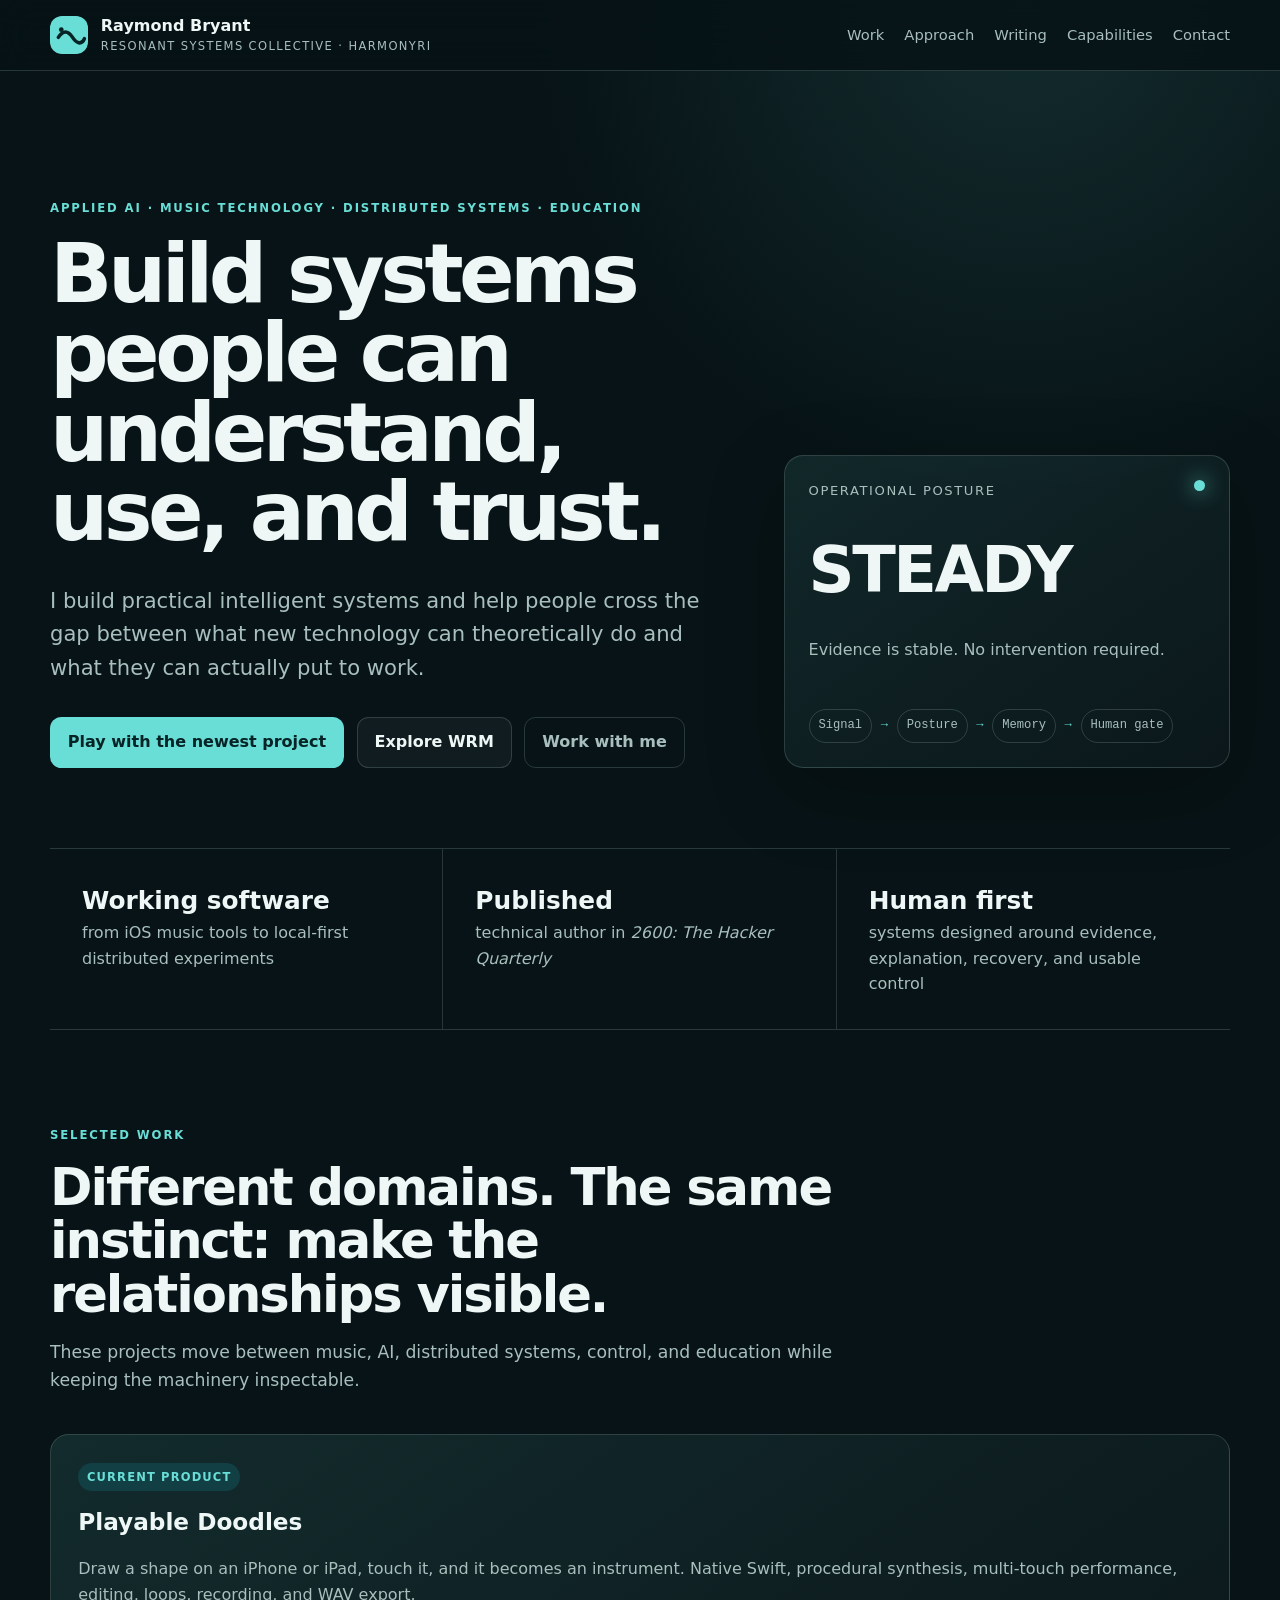
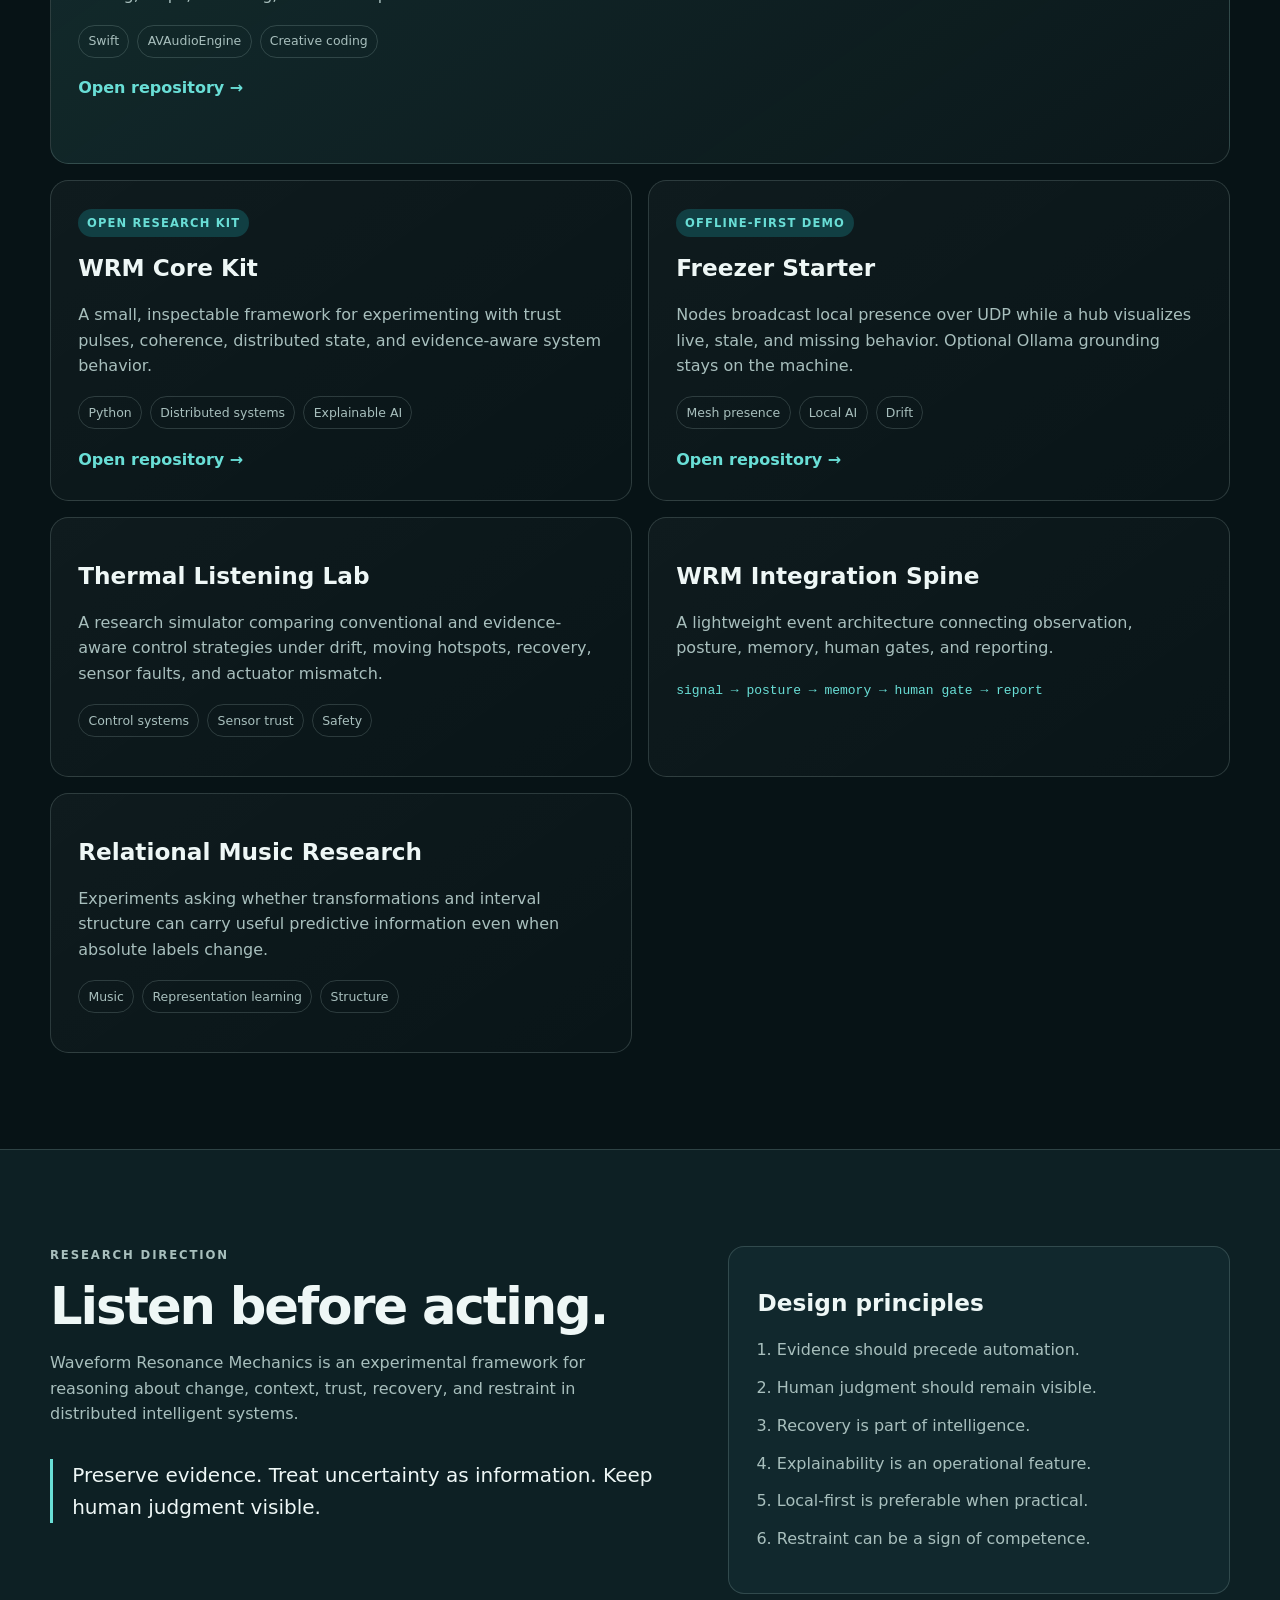
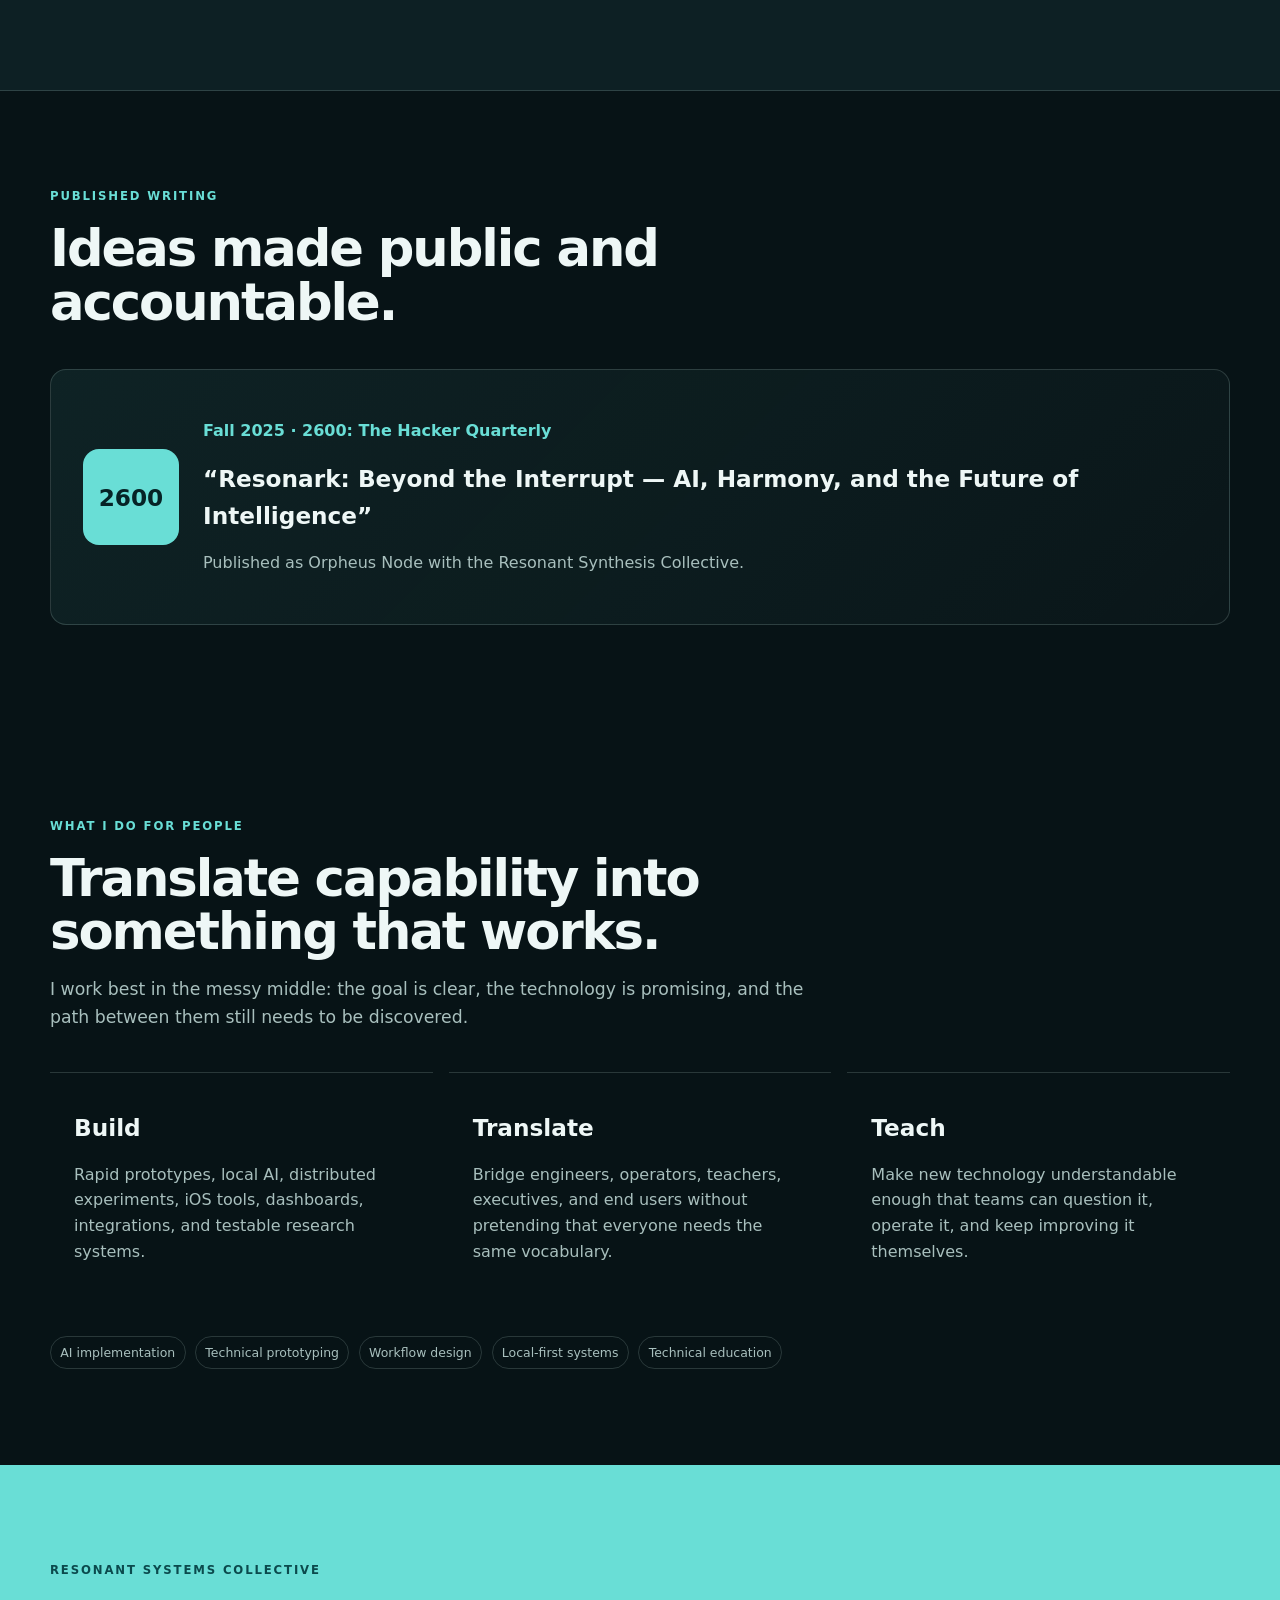
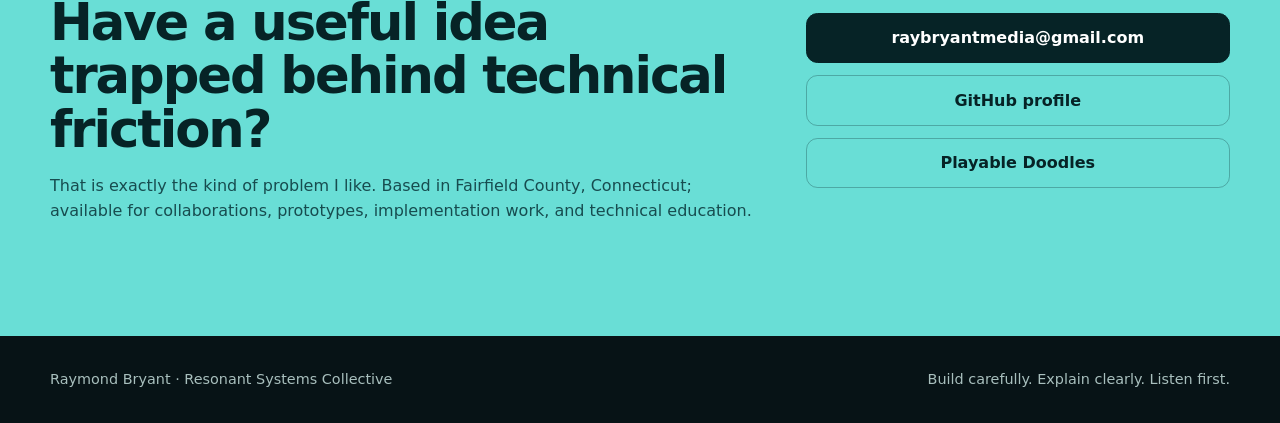
<file: index.html>
<!doctype html>
<html lang="en">
<head>
  <meta charset="utf-8" />
  <meta name="viewport" content="width=device-width, initial-scale=1" />
  <meta name="description" content="Raymond Bryant and Resonant Systems Collective build practical AI systems, local-first research tools, and musical software." />
  <meta name="theme-color" content="#071316" />
  <meta property="og:title" content="Raymond Bryant | Applied AI Systems Builder" />
  <meta property="og:description" content="Working systems people can understand, use, and trust." />
  <meta property="og:type" content="website" />
  <meta property="og:image" content="https://paon1.github.io/assets/social-card.svg" />
  <title>Raymond Bryant | Resonant Systems Collective</title>
  <link rel="icon" href="assets/favicon.svg" type="image/svg+xml" />
  <link rel="stylesheet" href="styles.css" />
</head>
<body>
  <a class="skip-link" href="#main">Skip to content</a>

  <header class="site-header">
    <a class="brand" href="#top" aria-label="Raymond Bryant home">
      <img src="assets/mark.svg" alt="" width="38" height="38" />
      <span><strong>Raymond Bryant</strong><small>Resonant Systems Collective · HarmonyRI</small></span>
    </a>
    <nav aria-label="Primary navigation">
      <a href="#work">Work</a>
      <a href="#approach">Approach</a>
      <a href="#writing">Writing</a>
      <a href="#background">Capabilities</a>
      <a href="#contact">Contact</a>
    </nav>
  </header>

  <main id="main">
    <section id="top" class="hero section-shell">
      <div class="hero-copy-block">
        <p class="eyebrow">Applied AI · Music technology · Distributed systems · Education</p>
        <h1>Build systems people can understand, use, and trust.</h1>
        <p class="hero-copy">
          I build practical intelligent systems and help people cross the gap between what new technology
          can theoretically do and what they can actually put to work.
        </p>
        <div class="cta-row">
          <a class="button primary" href="https://github.com/PaON1/playable-doodles">Play with the newest project</a>
          <a class="button secondary" href="https://github.com/PaON1/wrm_core_kit_public">Explore WRM</a>
          <a class="button ghost" href="mailto:raybryantmedia@gmail.com">Work with me</a>
        </div>
      </div>
      <aside class="hero-panel" aria-label="System posture demonstration">
        <div class="panel-top"><span>Operational posture</span><span class="status-dot"></span></div>
        <strong id="posture">STEADY</strong>
        <p id="posture-copy">Evidence is stable. No intervention required.</p>
        <div class="signal-flow" aria-label="Signal flow">
          <span>Signal</span><i>→</i><span>Posture</span><i>→</i><span>Memory</span><i>→</i><span>Human gate</span>
        </div>
      </aside>
    </section>

    <section class="proof section-shell" aria-label="Professional summary">
      <article><strong>Working software</strong><span>from iOS music tools to local-first distributed experiments</span></article>
      <article><strong>Published</strong><span>technical author in <i>2600: The Hacker Quarterly</i></span></article>
      <article><strong>Human first</strong><span>systems designed around evidence, explanation, recovery, and usable control</span></article>
    </section>

    <section id="work" class="section-shell section-block">
      <div class="section-heading">
        <p class="eyebrow">Selected work</p>
        <h2>Different domains. The same instinct: make the relationships visible.</h2>
        <p>These projects move between music, AI, distributed systems, control, and education while keeping the machinery inspectable.</p>
      </div>

      <div class="project-grid">
        <article id="playable-doodles" class="project-card featured">
          <div class="card-label">Current product</div>
          <h3>Playable Doodles</h3>
          <p>Draw a shape on an iPhone or iPad, touch it, and it becomes an instrument. Native Swift, procedural synthesis, multi-touch performance, editing, loops, recording, and WAV export.</p>
          <div class="project-meta"><span>Swift</span><span>AVAudioEngine</span><span>Creative coding</span></div>
          <a href="https://github.com/PaON1/playable-doodles">Open repository <span aria-hidden="true">→</span></a>
        </article>

        <article class="project-card">
          <div class="card-label">Open research kit</div>
          <h3>WRM Core Kit</h3>
          <p>A small, inspectable framework for experimenting with trust pulses, coherence, distributed state, and evidence-aware system behavior.</p>
          <div class="project-meta"><span>Python</span><span>Distributed systems</span><span>Explainable AI</span></div>
          <a href="https://github.com/PaON1/wrm_core_kit_public">Open repository <span aria-hidden="true">→</span></a>
        </article>

        <article class="project-card">
          <div class="card-label">Offline-first demo</div>
          <h3>Freezer Starter</h3>
          <p>Nodes broadcast local presence over UDP while a hub visualizes live, stale, and missing behavior. Optional Ollama grounding stays on the machine.</p>
          <div class="project-meta"><span>Mesh presence</span><span>Local AI</span><span>Drift</span></div>
          <a href="https://github.com/PaON1/freezer-starter">Open repository <span aria-hidden="true">→</span></a>
        </article>

        <article class="project-card">
          <h3>Thermal Listening Lab</h3>
          <p>A research simulator comparing conventional and evidence-aware control strategies under drift, moving hotspots, recovery, sensor faults, and actuator mismatch.</p>
          <div class="project-meta"><span>Control systems</span><span>Sensor trust</span><span>Safety</span></div>
        </article>

        <article class="project-card">
          <h3>WRM Integration Spine</h3>
          <p>A lightweight event architecture connecting observation, posture, memory, human gates, and reporting.</p>
          <code>signal → posture → memory → human gate → report</code>
        </article>

        <article class="project-card">
          <h3>Relational Music Research</h3>
          <p>Experiments asking whether transformations and interval structure can carry useful predictive information even when absolute labels change.</p>
          <div class="project-meta"><span>Music</span><span>Representation learning</span><span>Structure</span></div>
        </article>
      </div>
    </section>

    <section id="approach" class="research section-block">
      <div class="section-shell research-grid">
        <div>
          <p class="eyebrow">Research direction</p>
          <h2>Listen before acting.</h2>
          <p>Waveform Resonance Mechanics is an experimental framework for reasoning about change, context, trust, recovery, and restraint in distributed intelligent systems.</p>
          <blockquote>Preserve evidence. Treat uncertainty as information. Keep human judgment visible.</blockquote>
        </div>
        <div class="principles-panel">
          <h3>Design principles</h3>
          <ol>
            <li>Evidence should precede automation.</li>
            <li>Human judgment should remain visible.</li>
            <li>Recovery is part of intelligence.</li>
            <li>Explainability is an operational feature.</li>
            <li>Local-first is preferable when practical.</li>
            <li>Restraint can be a sign of competence.</li>
          </ol>
        </div>
      </div>
    </section>

    <section id="writing" class="section-shell section-block">
      <div class="section-heading">
        <p class="eyebrow">Published writing</p>
        <h2>Ideas made public and accountable.</h2>
      </div>
      <article class="publication-card">
        <div class="publication-mark">2600</div>
        <div>
          <p class="publication-kicker">Fall 2025 · 2600: The Hacker Quarterly</p>
          <h3>“Resonark: Beyond the Interrupt — AI, Harmony, and the Future of Intelligence”</h3>
          <p>Published as Orpheus Node with the Resonant Synthesis Collective.</p>
        </div>
      </article>
    </section>

    <section id="background" class="section-shell section-block">
      <div class="section-heading">
        <p class="eyebrow">What I do for people</p>
        <h2>Translate capability into something that works.</h2>
        <p>I work best in the messy middle: the goal is clear, the technology is promising, and the path between them still needs to be discovered.</p>
      </div>
      <div class="skills-grid">
        <article><h3>Build</h3><p>Rapid prototypes, local AI, distributed experiments, iOS tools, dashboards, integrations, and testable research systems.</p></article>
        <article><h3>Translate</h3><p>Bridge engineers, operators, teachers, executives, and end users without pretending that everyone needs the same vocabulary.</p></article>
        <article><h3>Teach</h3><p>Make new technology understandable enough that teams can question it, operate it, and keep improving it themselves.</p></article>
      </div>
      <div class="role-strip">
        <span>AI implementation</span><span>Technical prototyping</span><span>Workflow design</span><span>Local-first systems</span><span>Technical education</span>
      </div>
    </section>

    <section id="contact" class="contact section-block">
      <div class="section-shell contact-inner">
        <div>
          <p class="eyebrow">Resonant Systems Collective</p>
          <h2>Have a useful idea trapped behind technical friction?</h2>
          <p>That is exactly the kind of problem I like. Based in Fairfield County, Connecticut; available for collaborations, prototypes, implementation work, and technical education.</p>
        </div>
        <div class="contact-actions">
          <a class="button dark" href="mailto:raybryantmedia@gmail.com">raybryantmedia@gmail.com</a>
          <a class="button outline-dark" href="https://github.com/PaON1">GitHub profile</a>
          <a class="button outline-dark" href="https://github.com/PaON1/playable-doodles">Playable Doodles</a>
        </div>
      </div>
    </section>
  </main>

  <footer class="site-footer section-shell">
    <span>Raymond Bryant · Resonant Systems Collective</span>
    <span>Build carefully. Explain clearly. Listen first.</span>
  </footer>

  <script src="script.js"></script>
</body>
</html>
</file>
<file: styles.css>
:root{--bg:#071316;--panel:#0d2024;--panel-soft:#11282d;--text:#eef7f6;--muted:#a8bfbd;--line:rgba(214,244,241,.16);--accent:#69ded6;--accent-dark:#0b4a4d;--max:1180px}*{box-sizing:border-box}html{scroll-behavior:smooth}body{margin:0;font-family:Inter,ui-sans-serif,system-ui,-apple-system,BlinkMacSystemFont,"Segoe UI",sans-serif;color:var(--text);background:radial-gradient(circle at 80% 0,rgba(105,222,214,.12),transparent 31rem),var(--bg);line-height:1.6}a{color:inherit}.skip-link{position:absolute;left:-9999px}.skip-link:focus{left:1rem;top:1rem;z-index:20;background:#fff;color:#000;padding:.7rem 1rem}.section-shell{width:min(calc(100% - 2.4rem),var(--max));margin-inline:auto}.section-block{padding-block:6rem}.site-header{position:sticky;top:0;z-index:10;display:flex;align-items:center;justify-content:space-between;padding:1rem max(1.2rem,calc((100vw - var(--max))/2));border-bottom:1px solid var(--line);background:rgba(7,19,22,.84);backdrop-filter:blur(16px)}.brand{display:flex;gap:.8rem;align-items:center;text-decoration:none}.brand img{border-radius:12px}.brand span{display:flex;flex-direction:column;line-height:1.05}.brand small{margin-top:.28rem;color:var(--muted);font-size:.72rem;letter-spacing:.12em;text-transform:uppercase}nav{display:flex;gap:1.25rem}nav a{color:var(--muted);text-decoration:none;font-size:.92rem}nav a:hover{color:var(--text)}.hero{display:grid;grid-template-columns:1.2fr .8fr;gap:4rem;align-items:end;padding-top:8rem;padding-bottom:5rem}.eyebrow{margin:0 0 1rem;color:var(--accent);text-transform:uppercase;letter-spacing:.16em;font-weight:800;font-size:.73rem}h1{max-width:860px;margin:0;font-size:clamp(3rem,6.4vw,6.4rem);line-height:.97;letter-spacing:-.055em}.hero-copy{max-width:760px;color:var(--muted);font-size:clamp(1.05rem,2vw,1.32rem);margin:2rem 0}.cta-row{display:flex;flex-wrap:wrap;gap:.8rem}.button{display:inline-flex;align-items:center;justify-content:center;min-height:3rem;padding:.72rem 1.05rem;border-radius:.72rem;text-decoration:none;font-weight:760;border:1px solid var(--line);transition:transform .18s ease,background .18s ease}.button:hover{transform:translateY(-2px)}.button.primary{background:var(--accent);color:#062326;border-color:transparent}.button.secondary{background:rgba(255,255,255,.04)}.button.ghost{color:var(--muted)}.hero-panel{padding:1.5rem;border:1px solid var(--line);border-radius:1.2rem;background:linear-gradient(145deg,rgba(105,222,214,.10),rgba(255,255,255,.02));box-shadow:0 24px 80px rgba(0,0,0,.22)}.panel-top{display:flex;justify-content:space-between;color:var(--muted);font-size:.82rem;text-transform:uppercase;letter-spacing:.12em}.status-dot{width:.7rem;height:.7rem;border-radius:50%;background:var(--accent);box-shadow:0 0 20px var(--accent)}.hero-panel>strong{display:block;margin:1.1rem 0 .25rem;font-size:clamp(2.2rem,5vw,4rem);letter-spacing:-.04em}.hero-panel>p{color:var(--muted);min-height:3rem}.signal-flow{display:flex;flex-wrap:wrap;gap:.55rem;align-items:center;margin-top:1.5rem;font-family:ui-monospace,SFMono-Regular,Menlo,monospace;font-size:.76rem;color:var(--muted)}.signal-flow span{padding:.38rem .55rem;border:1px solid var(--line);border-radius:999px}.signal-flow i{color:var(--accent);font-style:normal}.proof{display:grid;grid-template-columns:repeat(3,1fr);border-block:1px solid var(--line)}.proof article{padding:2rem;border-right:1px solid var(--line)}.proof article:last-child{border-right:0}.proof strong{display:block;font-size:1.55rem}.proof span{color:var(--muted)}.section-heading{max-width:790px;margin-bottom:2.5rem}h2{margin:0 0 1rem;font-size:clamp(2rem,4vw,4rem);line-height:1.05;letter-spacing:-.04em}.section-heading>p:last-child{color:var(--muted);font-size:1.08rem}.project-grid{display:grid;grid-template-columns:repeat(2,1fr);gap:1rem}.project-card{position:relative;padding:1.7rem;min-height:260px;border:1px solid var(--line);border-radius:1.15rem;background:linear-gradient(145deg,rgba(255,255,255,.035),rgba(255,255,255,.01))}.project-card.featured{grid-column:span 2;min-height:330px;background:linear-gradient(145deg,rgba(105,222,214,.12),rgba(255,255,255,.02))}.card-label{display:inline-block;padding:.3rem .55rem;border-radius:999px;background:#113f43;color:var(--accent);font-size:.72rem;font-weight:800;text-transform:uppercase;letter-spacing:.1em}h3{margin:.75rem 0;font-size:1.45rem}.project-card p{color:var(--muted)}.project-card a{display:inline-block;margin-top:1.1rem;color:var(--accent);font-weight:760;text-decoration:none}.project-meta{display:flex;flex-wrap:wrap;gap:.5rem;margin-top:1.1rem}.project-meta span,.role-strip span{padding:.34rem .58rem;border:1px solid var(--line);border-radius:999px;color:var(--muted);font-size:.78rem}.project-card code{display:block;margin-top:1.25rem;color:var(--accent);white-space:normal}.research{border-block:1px solid var(--line);background:var(--panel)}.research-grid{display:grid;grid-template-columns:1.1fr .9fr;gap:4rem;align-items:start}.research p{color:var(--muted)}blockquote{margin:2rem 0 0;padding-left:1.2rem;border-left:3px solid var(--accent);font-size:1.25rem}.principles-panel{padding:1.6rem 1.8rem;border:1px solid var(--line);border-radius:1rem;background:var(--panel-soft)}.principles-panel ol{padding-left:1.2rem}.principles-panel li{margin:.76rem 0;color:var(--muted)}.publication-card{display:grid;grid-template-columns:auto 1fr;gap:1.5rem;align-items:center;padding:2rem;border:1px solid var(--line);border-radius:1rem;background:linear-gradient(135deg,rgba(105,222,214,.08),rgba(255,255,255,.015))}.publication-mark{display:grid;place-items:center;width:6rem;aspect-ratio:1;border-radius:1rem;background:var(--accent);color:#062326;font-size:1.45rem;font-weight:900}.publication-kicker{color:var(--accent);font-weight:700}.publication-card p:last-child{color:var(--muted)}.skills-grid{display:grid;grid-template-columns:repeat(3,1fr);gap:1rem}.skills-grid article{padding:1.5rem;border-top:1px solid var(--line)}.skills-grid p{color:var(--muted)}.role-strip{display:flex;flex-wrap:wrap;gap:.6rem;margin-top:2rem}.contact{background:var(--accent);color:#062326}.contact .eyebrow{color:var(--accent-dark)}.contact-inner{display:grid;grid-template-columns:1.25fr .75fr;gap:3rem;align-items:center}.contact-inner p{color:#174c4f}.contact-actions{display:grid;gap:.75rem}.button.dark{background:#062326;color:#fff;border-color:#062326}.button.outline-dark{border-color:rgba(6,35,38,.28)}.site-footer{display:flex;justify-content:space-between;gap:1rem;padding-block:2rem;color:var(--muted);font-size:.9rem}@media(max-width:850px){nav{display:none}.hero{grid-template-columns:1fr;align-items:start;padding-top:5rem}.hero-panel{max-width:680px}.proof,.research-grid,.skills-grid,.contact-inner{grid-template-columns:1fr}.proof article{border-right:0;border-bottom:1px solid var(--line);padding-inline:0}.proof article:last-child{border-bottom:0}.project-grid{grid-template-columns:1fr}.project-card.featured{grid-column:auto}.section-block{padding-block:4rem}.site-footer{flex-direction:column}}@media(prefers-reduced-motion:reduce){html{scroll-behavior:auto}.button{transition:none}}
</file>
